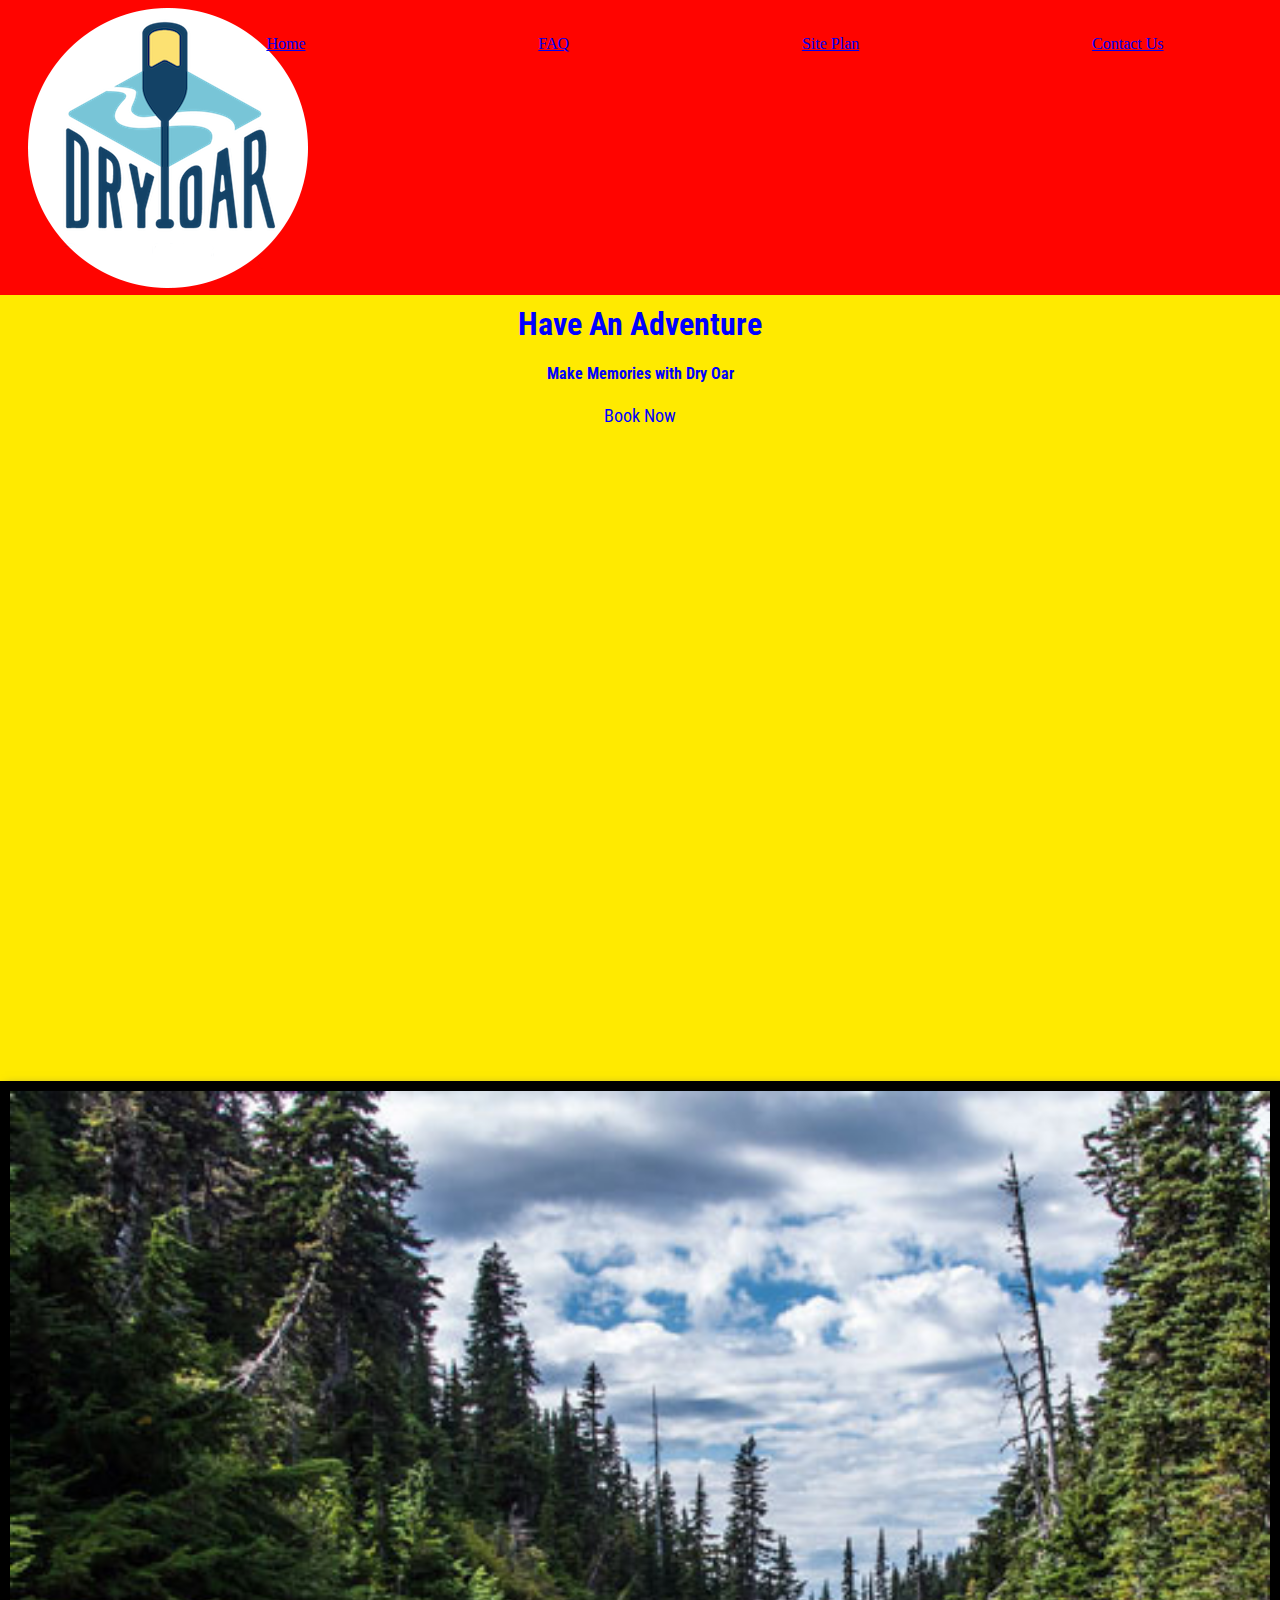
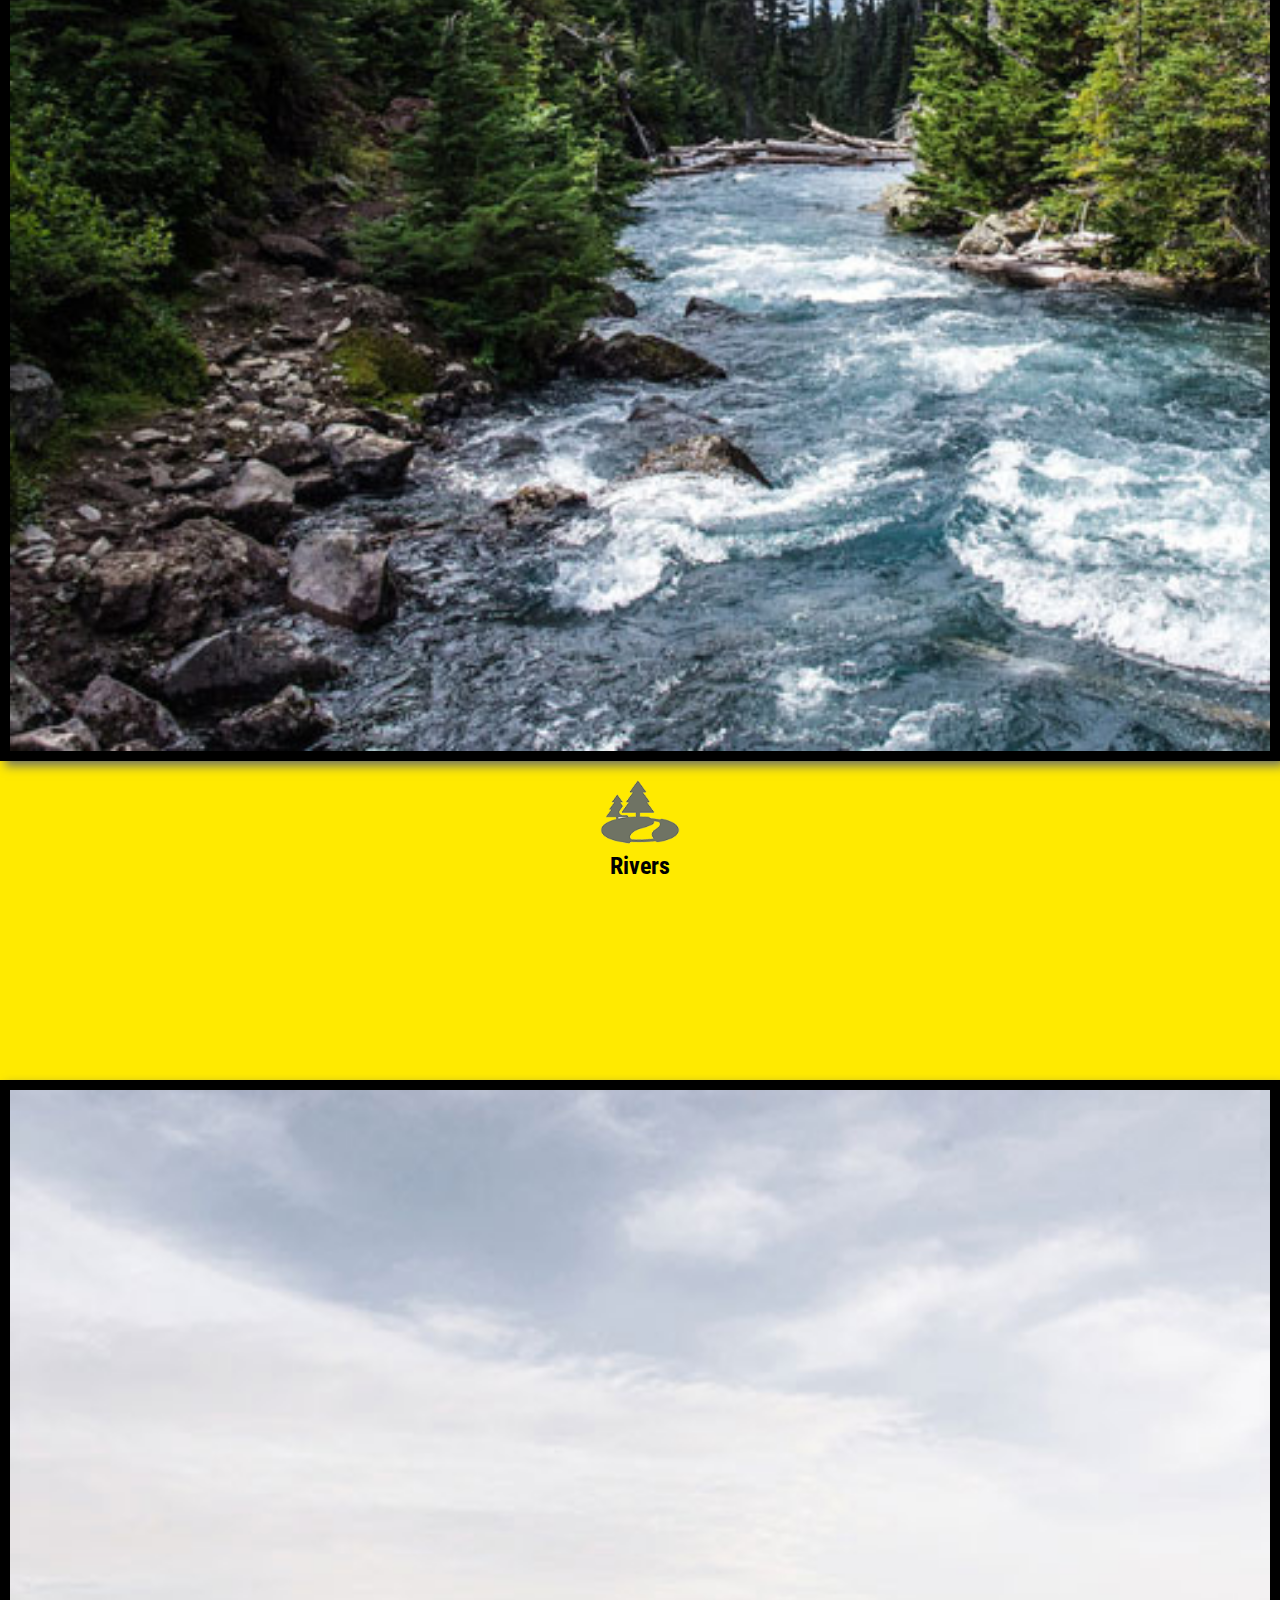
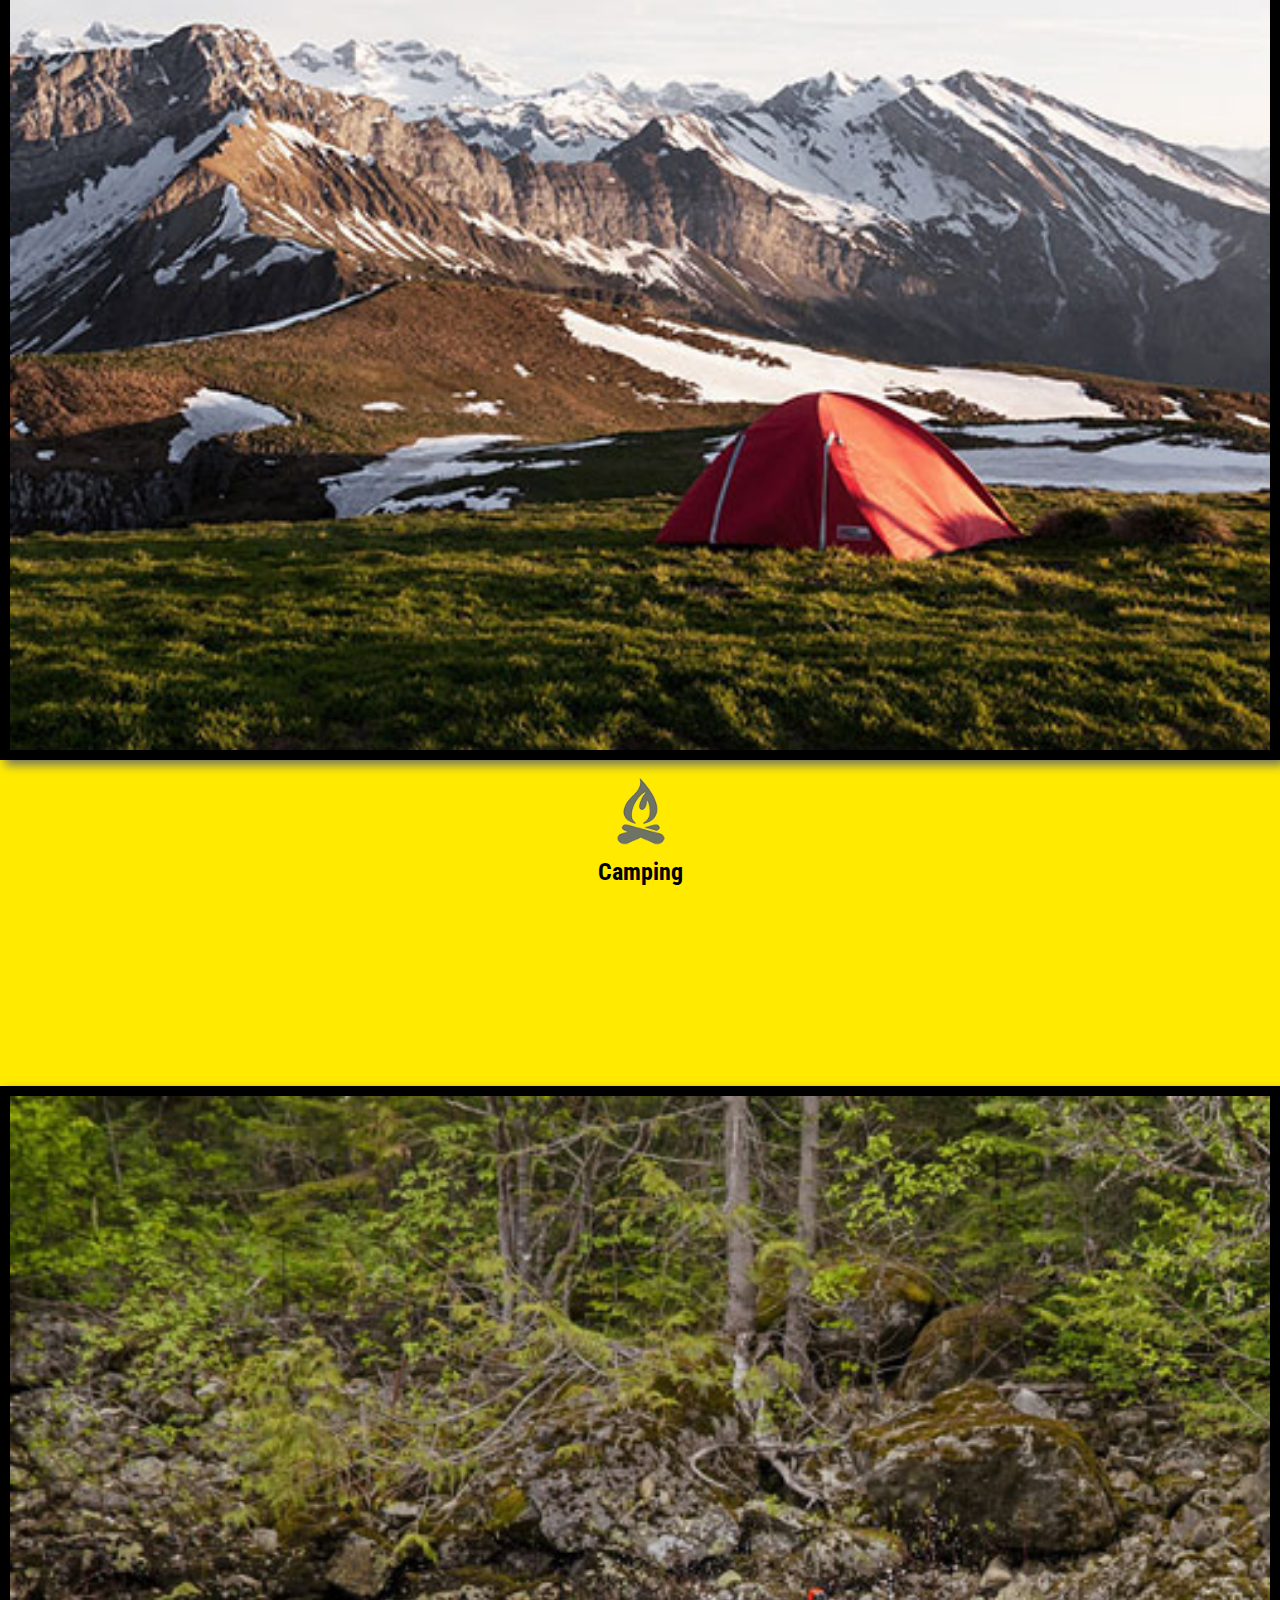
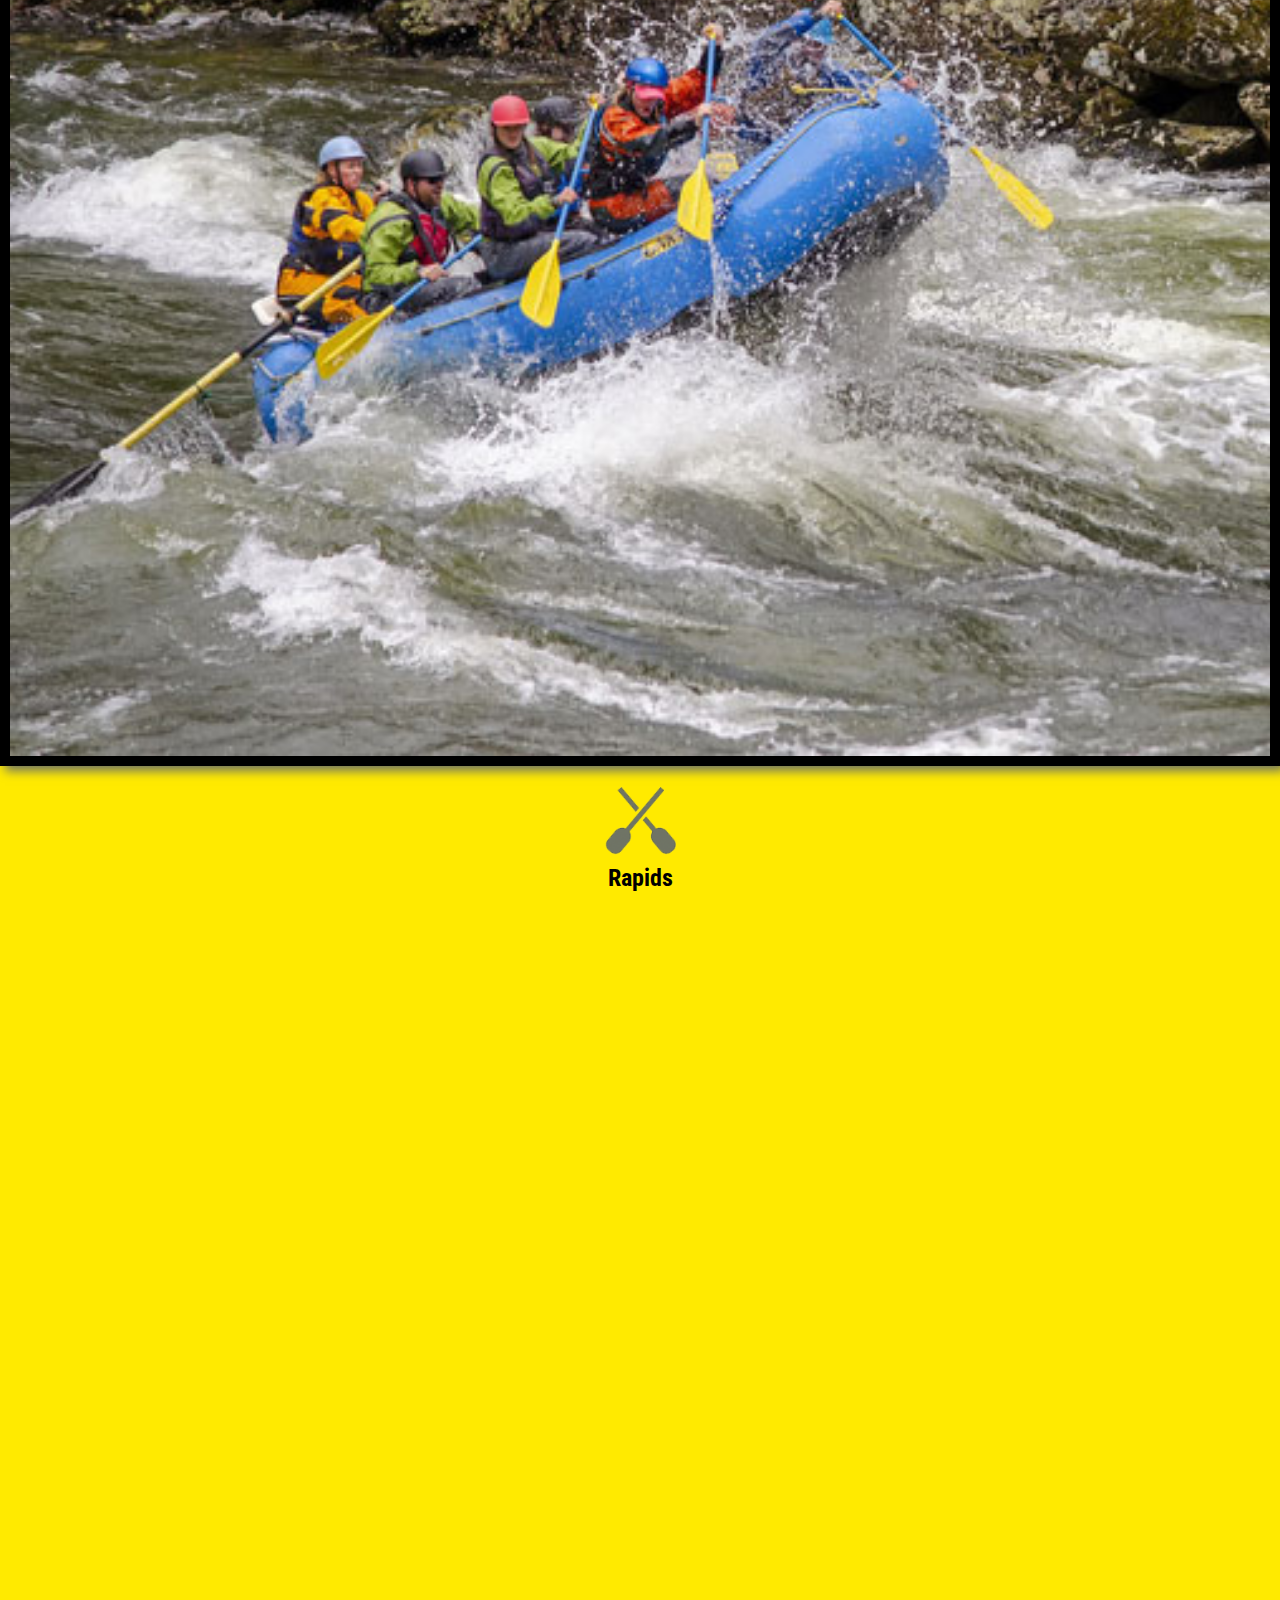
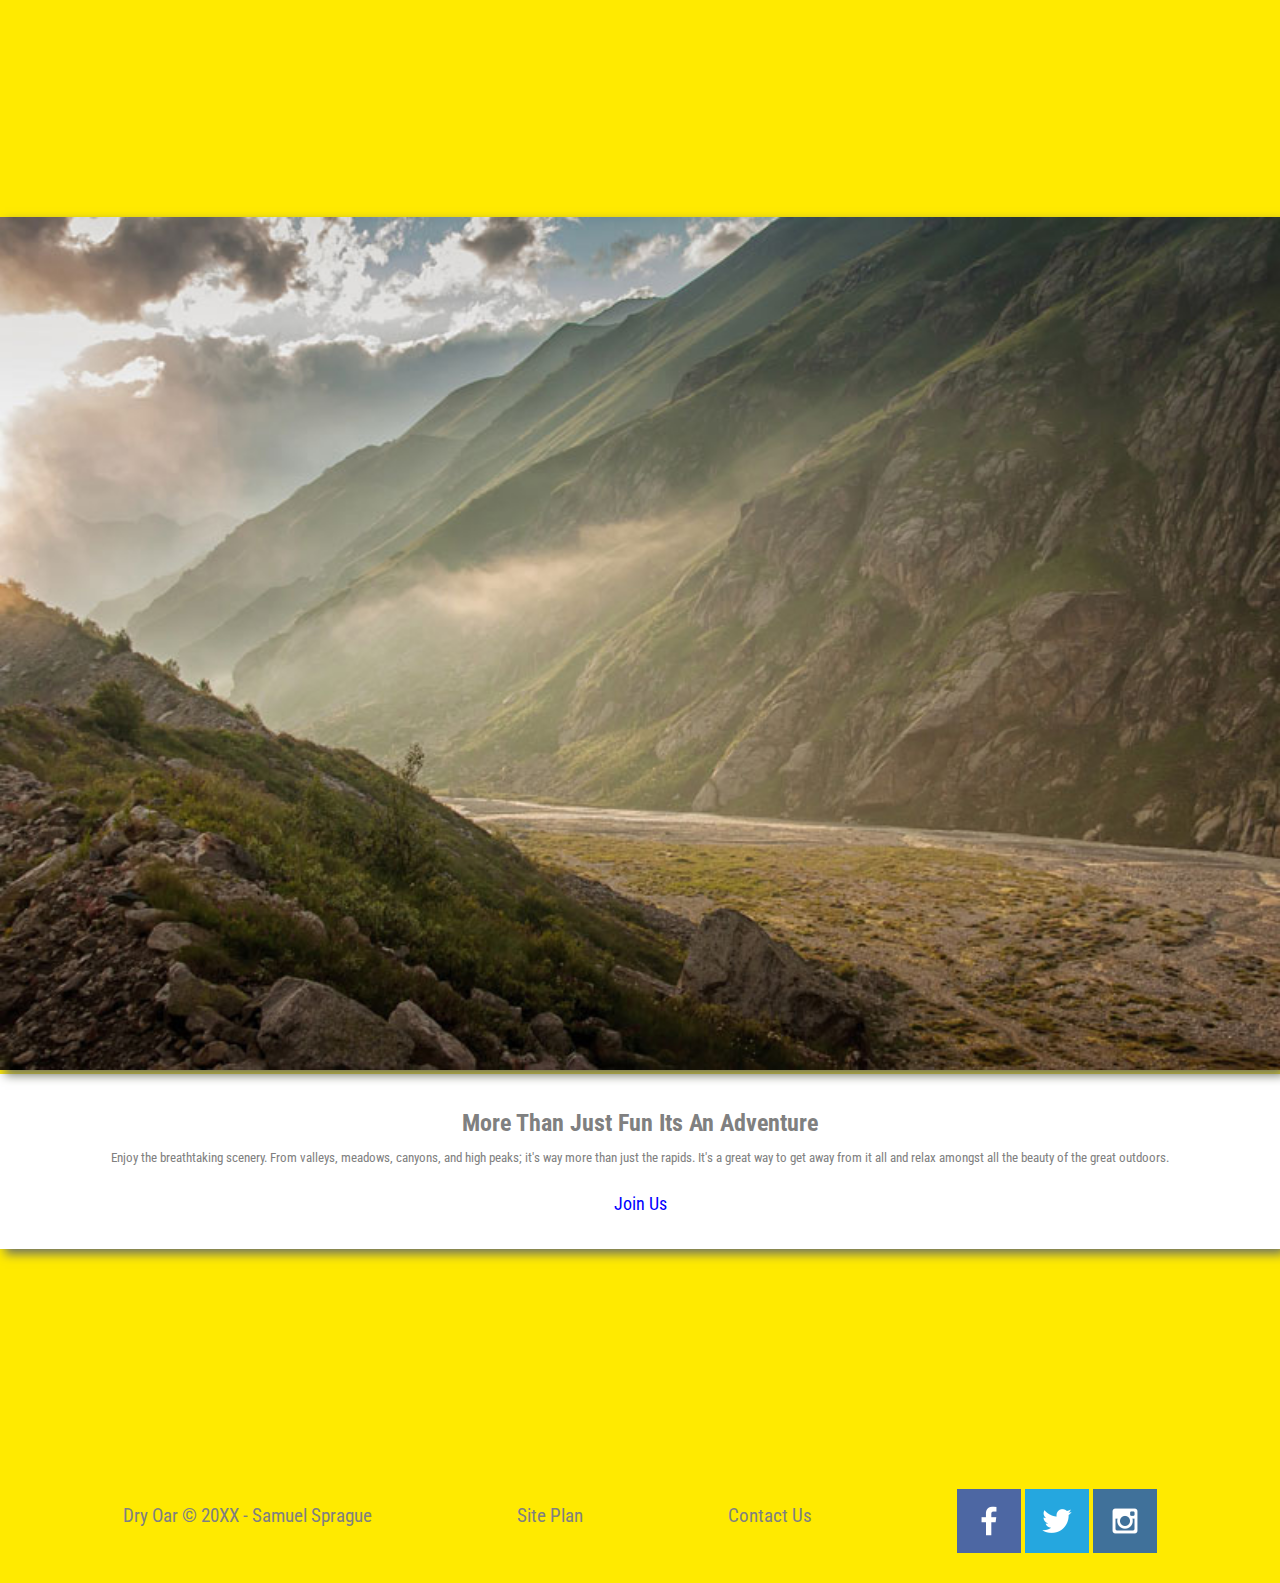
<file: wwr/index.html>
<!DOCTYPE html>
<html lang="en">
<head>

    <title>Whitewater Rafting</title>
    <meta charset="UTF-8">
    <meta name="viewport" content="width=device-width, initial-scale=1.0">
    <link rel="stylesheet" type="text/css" href="styles/style.css">
</head>
<body>
    <div id="content">
    <header>
        <a id="logo_link" href="index.html">
            <img class="logo" src="images/logo.png" alt="Dry Oar Logo">
        </a>
        <nav>
            <a href="index.html">Home</a>
            <a href="subpage.html">FAQ</a> <!-- Link to your subpage -->
            <a href="site-plan-rafting.html">Site Plan</a>
            <a href="contactus.html">Contact Us</a>
        </nav>
    </header>
    <div id="hero">
        <div id="hero-box"><img id="hero-img" src="images/hero.png" alt="People enjoying white water rafting">
        </div>

        <section id="hero-msg">
            <h1 class="home-title">Have An Adventure</h1>
            <h4>Make Memories with Dry Oar </h4>
            <div class='button-box'>
                <a class='book' href="contactus.html">Book Now</a>
            </div>
        </section>
    </div>
    <main class="home-grid">
        <section class="rivers-card">
            <img class="card-img" src="images/rivers.jpg" alt="river in forest">
            <img class="icon" src="images/river_icon.png" alt="river icon">
            <h2>Rivers</h2>
        </section>
        <section class="camping-card">
            <img class="card-img" src="images/camping.jpg" alt="tent in mountains">
            <img class="icon" src="images/fire_icon.png" alt="fire icon">
            <h2>Camping</h2>
        </section>
        <section class="rapids-card">
            <img class="card-img" src="images/rapids.jpg" alt="rafting boat">
            <img class="icon" src="images/oars.png" alt="oars icon">
            <h2>Rapids</h2>
        </section>
        <div id="background"></div>
        <img class="mountains" src="images/mountains.jpg" alt="Misty mountains">
        <section class="msg">
            <h2>More Than Just Fun Its An Adventure</h2>
            <p>Enjoy the breathtaking scenery. From valleys, meadows, canyons, and high peaks; it's way more than just the rapids. It's a great way to get away from it all and relax amongst all the beauty of the great outdoors. </p>
            <a class='join' href="rivers.html">Join Us</a>
        </section>
    </main>
    <footer>
        <p>Dry Oar &copy; 20XX - Samuel Sprague</p>
        <p><a href="site-plan-rafting.html">Site Plan</a></p>
        <p><a href="contactus.html">Contact Us</a></p>
        <div class="social">
            <a href="https://facebook.com" target="_blank"> 
                <img src="images/facebook.png" alt="fb icon">
            </a>
            <a href="https://twitter.com" target="_blank">
                <img src="images/twitter.png" alt="twitter icon">
            </a>
            <a href="https://instagram.com" target="_blank">
                <img src="images/instagram.png" alt="instagram icon">
            </a>
        </div>
    </footer>

     </div><!-- Id=content-->
    
            

    </body>
</html>
</file>
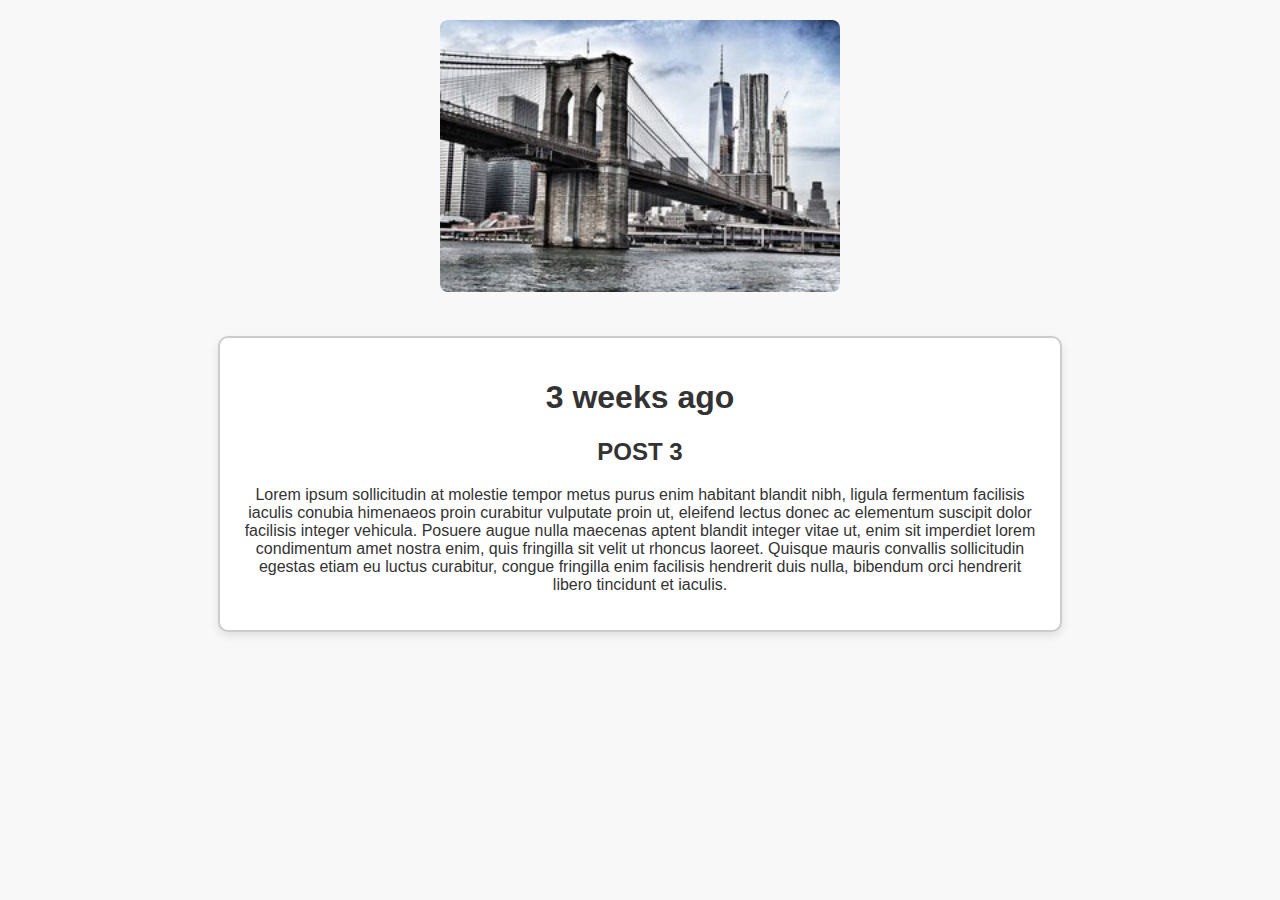
<file: Ice challenge week 9/icechallenge.html>
<!DOCTYPE html>

<html lang="en">
    <center>
<head>
    <meta charset="UTF-8">
    <meta name="viewport" content="width=device-width, initial-scale=1.0">
    <title>Simple Layout</title>
    <link rel="stylesheet" href="icechallenge.css">
</head>
<body>

    <!-- Image at the top (Header) -->
    <header class="header">
        <img src="w09_ice_img.jpg" alt="city image" class="header-image">
    </header>

    <!-- Text Below Image -->
    <section class="text-box">
     <h1>3 weeks ago</h1>
        <h2>POST 3</h2>
        <p>Lorem ipsum sollicitudin at molestie tempor metus purus enim habitant blandit nibh, ligula fermentum facilisis iaculis conubia himenaeos proin curabitur vulputate proin ut, eleifend lectus donec ac elementum suscipit dolor facilisis integer vehicula. Posuere augue nulla maecenas aptent blandit integer vitae ut, enim sit imperdiet lorem condimentum amet nostra enim, quis fringilla sit velit ut rhoncus laoreet. Quisque mauris convallis sollicitudin egestas etiam eu luctus curabitur, congue fringilla enim facilisis hendrerit duis nulla, bibendum orci hendrerit libero tincidunt et iaculis.</p>
    </section>
    
</center>
</head>
<body>
    
    
</body>
</html>
</file>
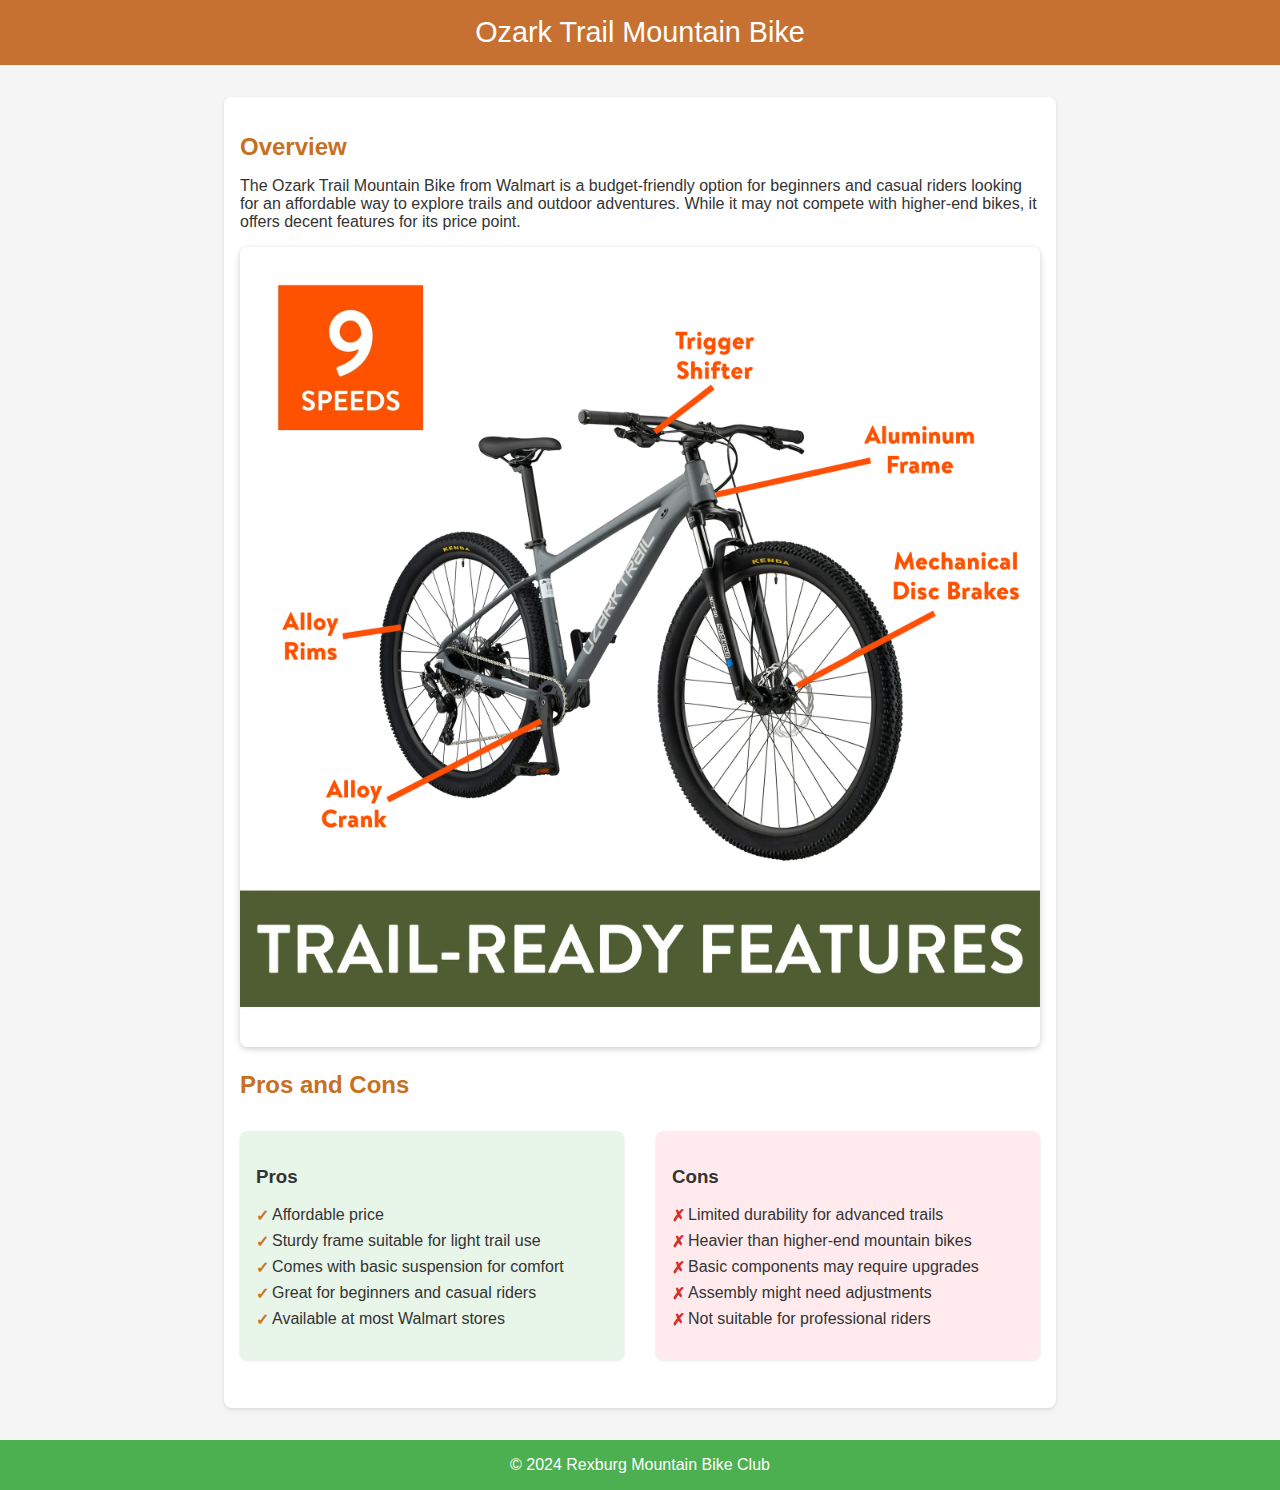
<file: MTBsiteplan/bike.html>
<!DOCTYPE html>
<html lang="en">
<head>
    <meta charset="UTF-8">
    <meta name="viewport" content="width=device-width, initial-scale=1.0">
    <title>Ozark Trail Mountain Bike</title>
    <style>
        body {
            font-family: Arial, sans-serif;
            margin: 0;
            padding: 0;
            background-color: #f5f5f5;
            color: #333;
        }
        header {
            background-color: #c67131;
            color: white;
            text-align: center;
            padding: 1rem 0;
            font-size: 1.8rem;
        }
        .container {
            max-width: 800px;
            margin: 2rem auto;
            padding: 1rem;
            background-color: #fff;
            border-radius: 8px;
            box-shadow: 0 2px 4px rgba(0, 0, 0, 0.1);
        }
        h2 {
            color: #c7701f;
            margin-bottom: 1rem;
        }
        .image-section {
            text-align: center;
            margin: 1rem 0;
        }
        .image-section img {
            max-width: 100%;
            height: auto;
            border-radius: 8px;
            box-shadow: 0 2px 6px rgba(0, 0, 0, 0.2);
        }
        .pros-cons {
            display: flex;
            flex-wrap: wrap;
            gap: 2rem;
            margin: 2rem 0;
        }
        .pros, .cons {
            flex: 1;
            background-color: #e8f5e9;
            padding: 1rem;
            border-radius: 8px;
            box-shadow: 0 1px 3px rgba(0, 0, 0, 0.1);
        }
        .cons {
            background-color: #ffebee;
        }
        ul {
            list-style-type: none;
            padding: 0;
        }
        ul li {
            margin-bottom: 0.5rem;
            padding-left: 1rem;
            position: relative;
        }
        ul li:before {
            content: '\2713';
            color: #d07220;
            font-weight: bold;
            position: absolute;
            left: 0;
        }
        .cons ul li:before {
            content: '\2717';
            color: #d32f2f;
        }
        footer {
            text-align: center;
            margin-top: 2rem;
            padding: 1rem;
            background-color: #4caf50;
            color: white;
        }
    </style>
</head>
<body>
    <header>
        Ozark Trail Mountain Bike
    </header>
    <div class="container">
        <h2>Overview</h2>
        <p>The Ozark Trail Mountain Bike from Walmart is a budget-friendly option for beginners and casual riders looking for an affordable way to explore trails and outdoor adventures. While it may not compete with higher-end bikes, it offers decent features for its price point.</p>

        <div class="image-section">
            <img src="images/bike.jpeg" alt="Ozark Trail Mountain Bike">
        </div>
        

        <h2>Pros and Cons</h2>
        <div class="pros-cons">
            <div class="pros">
                <h3>Pros</h3>
                <ul>
                    <li>Affordable price</li>
                    <li>Sturdy frame suitable for light trail use</li>
                    <li>Comes with basic suspension for comfort</li>
                    <li>Great for beginners and casual riders</li>
                    <li>Available at most Walmart stores</li>
                </ul>
            </div>
            <div class="cons">
                <h3>Cons</h3>
                <ul>
                    <li>Limited durability for advanced trails</li>
                    <li>Heavier than higher-end mountain bikes</li>
                    <li>Basic components may require upgrades</li>
                    <li>Assembly might need adjustments</li>
                    <li>Not suitable for professional riders</li>
                </ul>
            </div>
        </div>
    </div>
    <footer>
        &copy; 2024 Rexburg Mountain Bike Club
    </footer>
</body>
</html>
</file>
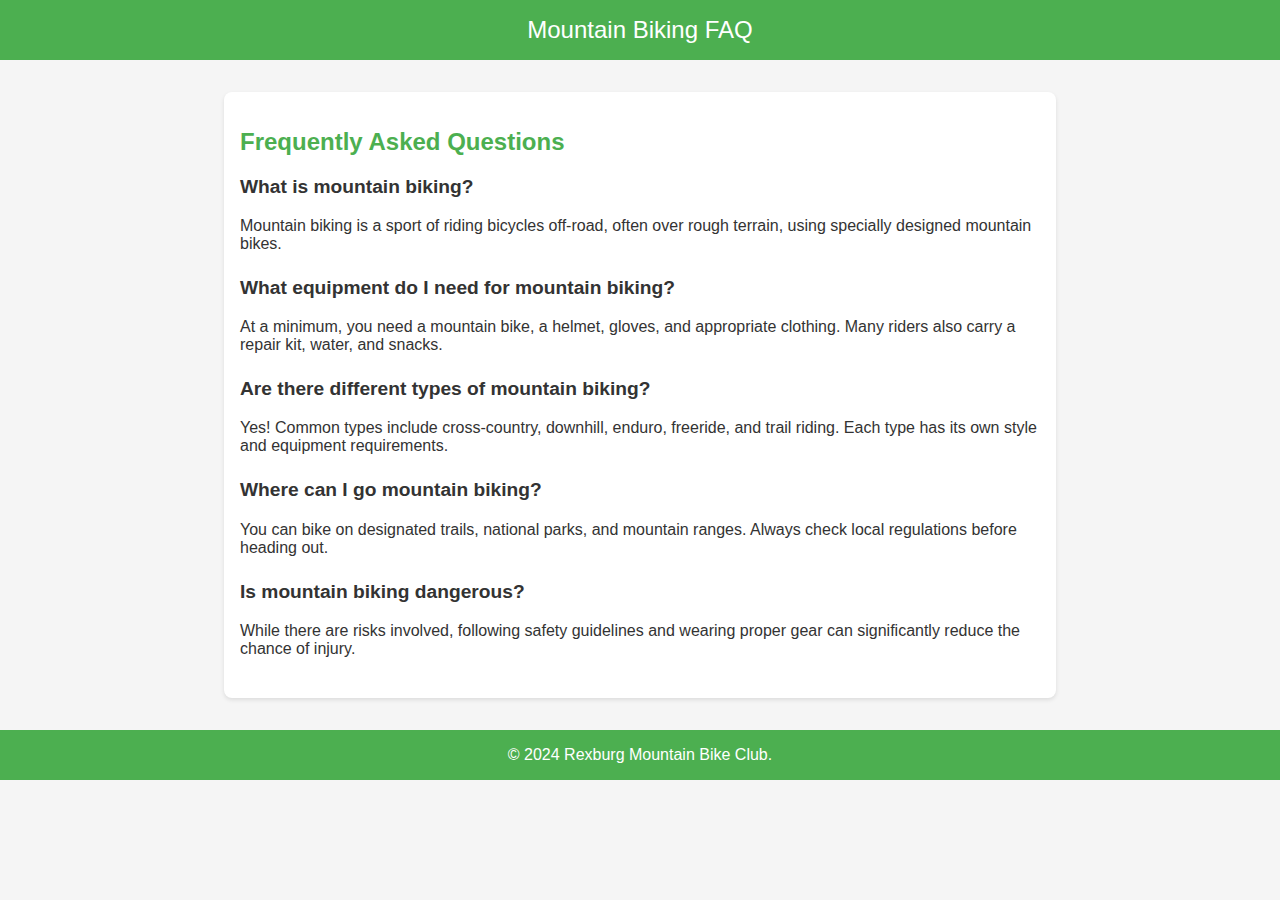
<file: MTBsiteplan/faq.html>
<!DOCTYPE html>
<html lang="en">
<head>
    <meta charset="UTF-8">
    <meta name="viewport" content="width=device-width, initial-scale=1.0">
    <title>Mountain Biking FAQ</title>
    <style>
        body {
            font-family: Arial, sans-serif;
            margin: 0;
            padding: 0;
            background-color: #f5f5f5;
            color: #333;
        }
        header {
            background-color: #4caf50;
            color: white;
            text-align: center;
            padding: 1rem 0;
            font-size: 1.5rem;
        }
        .container {
            max-width: 800px;
            margin: 2rem auto;
            padding: 1rem;
            background-color: #fff;
            border-radius: 8px;
            box-shadow: 0 2px 4px rgba(0, 0, 0, 0.1);
        }
        h2 {
            color: #4caf50;
        }
        .faq {
            margin: 1rem 0;
        }
        .faq-item {
            margin-bottom: 1.5rem;
        }
        .faq-item h3 {
            font-size: 1.2rem;
            color: #333;
        }
        .faq-item p {
            margin: 0.5rem 0 0;
        }
        footer {
            text-align: center;
            margin-top: 2rem;
            padding: 1rem;
            background-color: #4caf50;
            color: white;
        }
    </style>
</head>
<body>
    <header>
        Mountain Biking FAQ
    </header>
    <div class="container">
        <h2>Frequently Asked Questions</h2>

        <div class="faq">
            <div class="faq-item">
                <h3>What is mountain biking?</h3>
                <p>Mountain biking is a sport of riding bicycles off-road, often over rough terrain, using specially designed mountain bikes.</p>
            </div>

            <div class="faq-item">
                <h3>What equipment do I need for mountain biking?</h3>
                <p>At a minimum, you need a mountain bike, a helmet, gloves, and appropriate clothing. Many riders also carry a repair kit, water, and snacks.</p>
            </div>

            <div class="faq-item">
                <h3>Are there different types of mountain biking?</h3>
                <p>Yes! Common types include cross-country, downhill, enduro, freeride, and trail riding. Each type has its own style and equipment requirements.</p>
            </div>

            <div class="faq-item">
                <h3>Where can I go mountain biking?</h3>
                <p>You can bike on designated trails, national parks, and mountain ranges. Always check local regulations before heading out.</p>
            </div>

            <div class="faq-item">
                <h3>Is mountain biking dangerous?</h3>
                <p>While there are risks involved, following safety guidelines and wearing proper gear can significantly reduce the chance of injury.</p>
            </div>
        </div>
    </div>
    <footer>
        &copy; 2024 Rexburg Mountain Bike Club. 
    </footer>
</body>
</html>
</file>
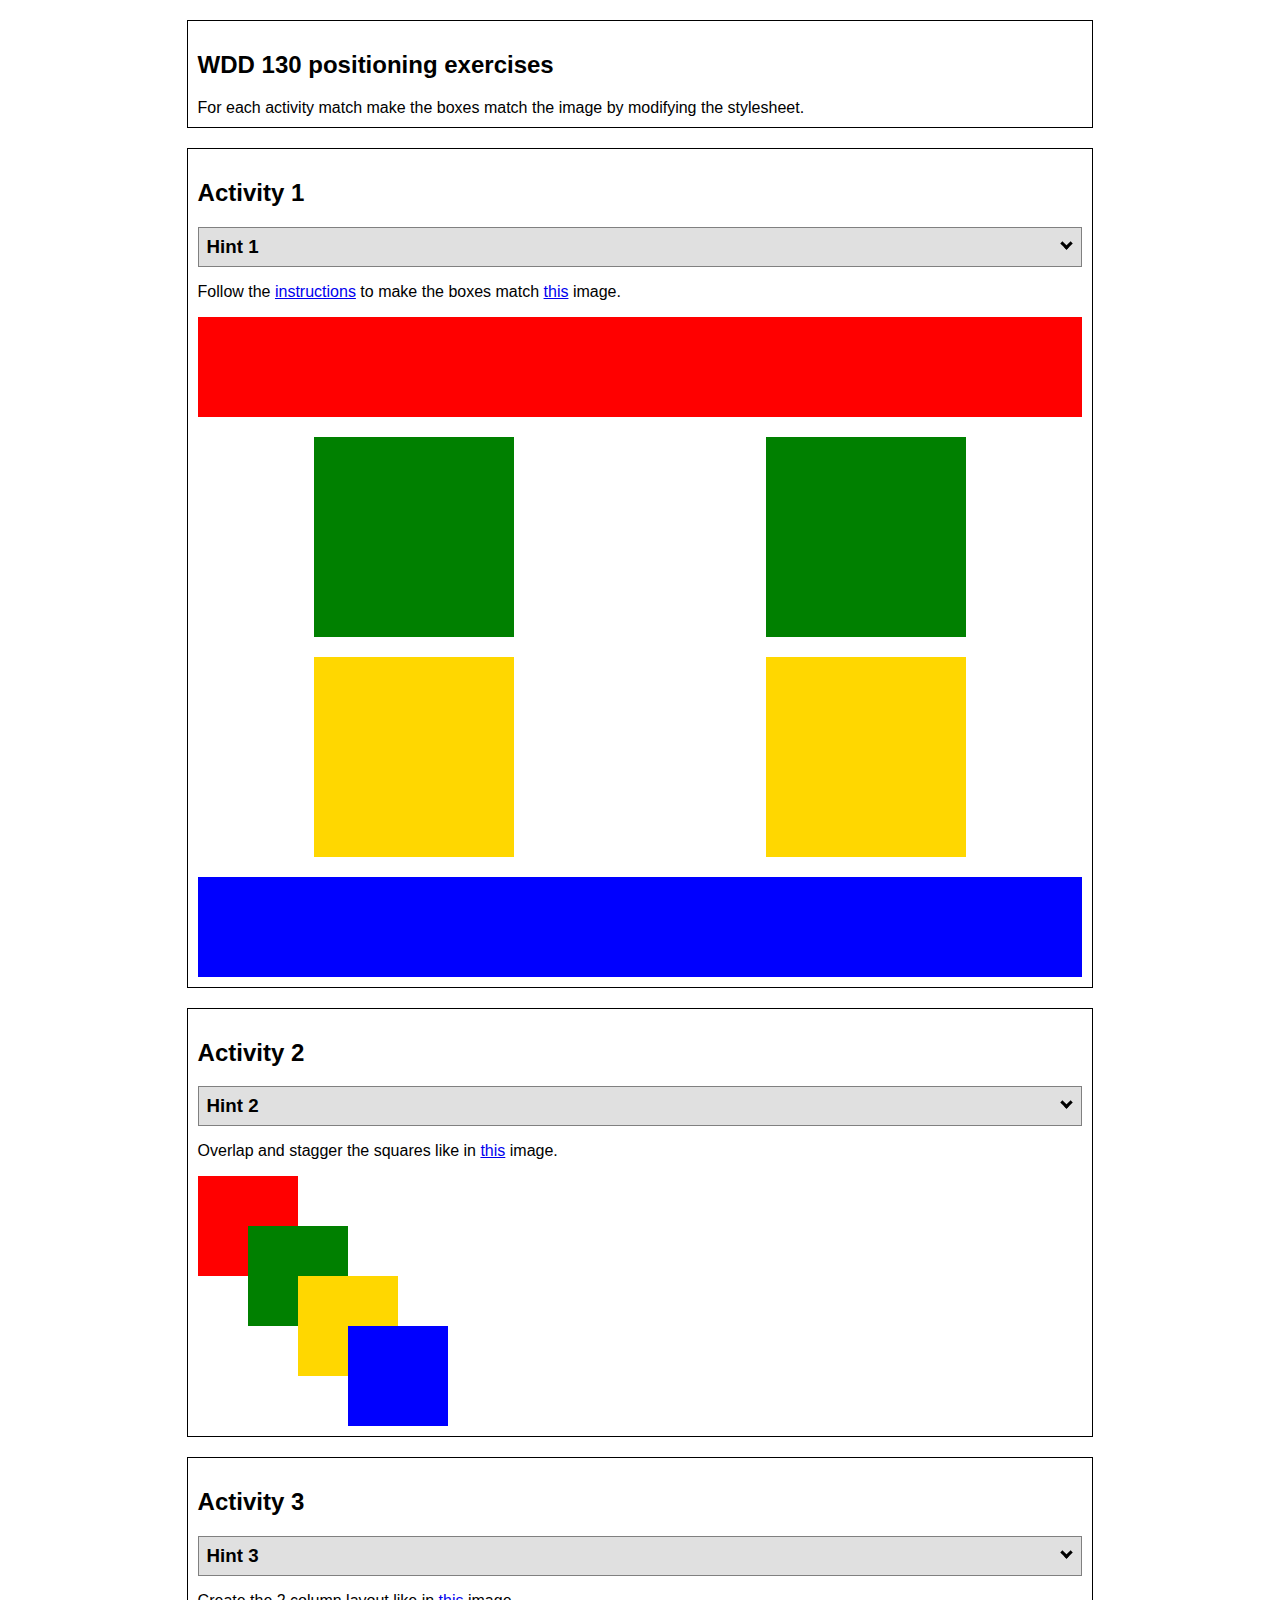
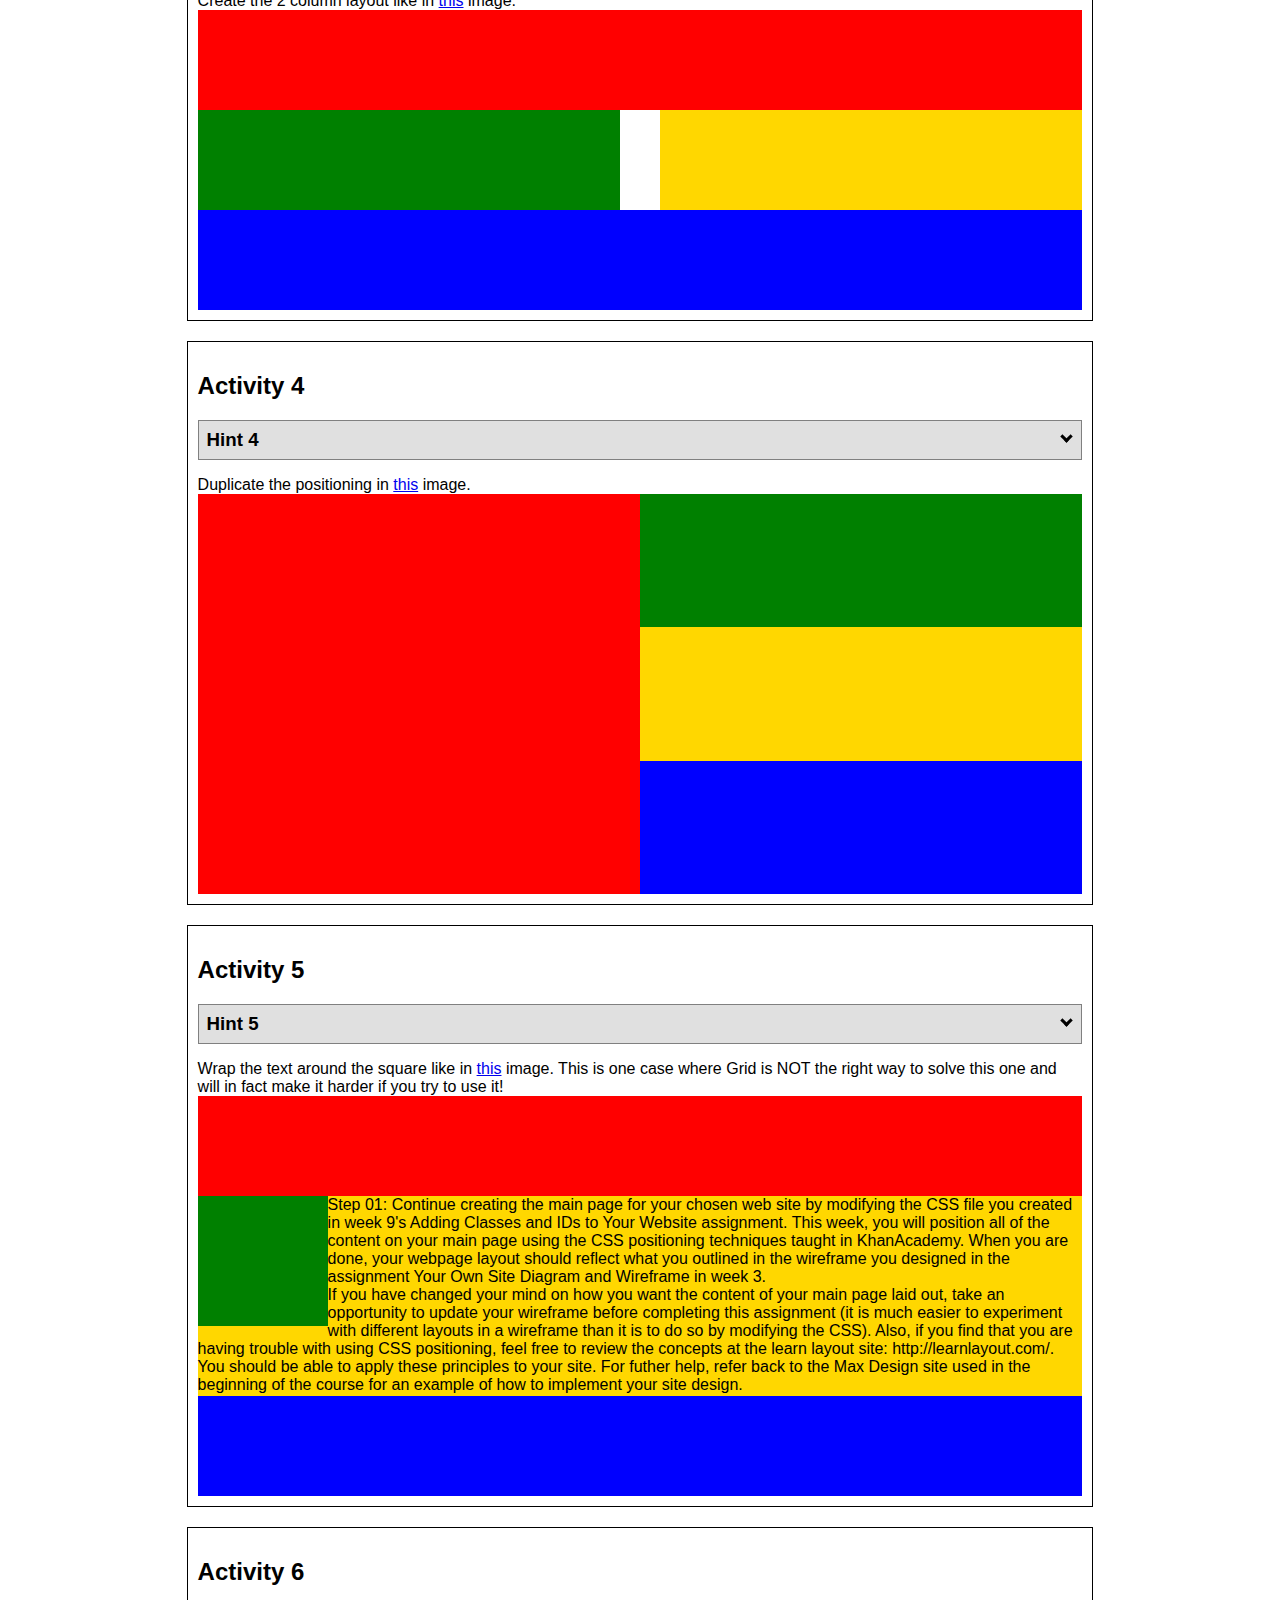
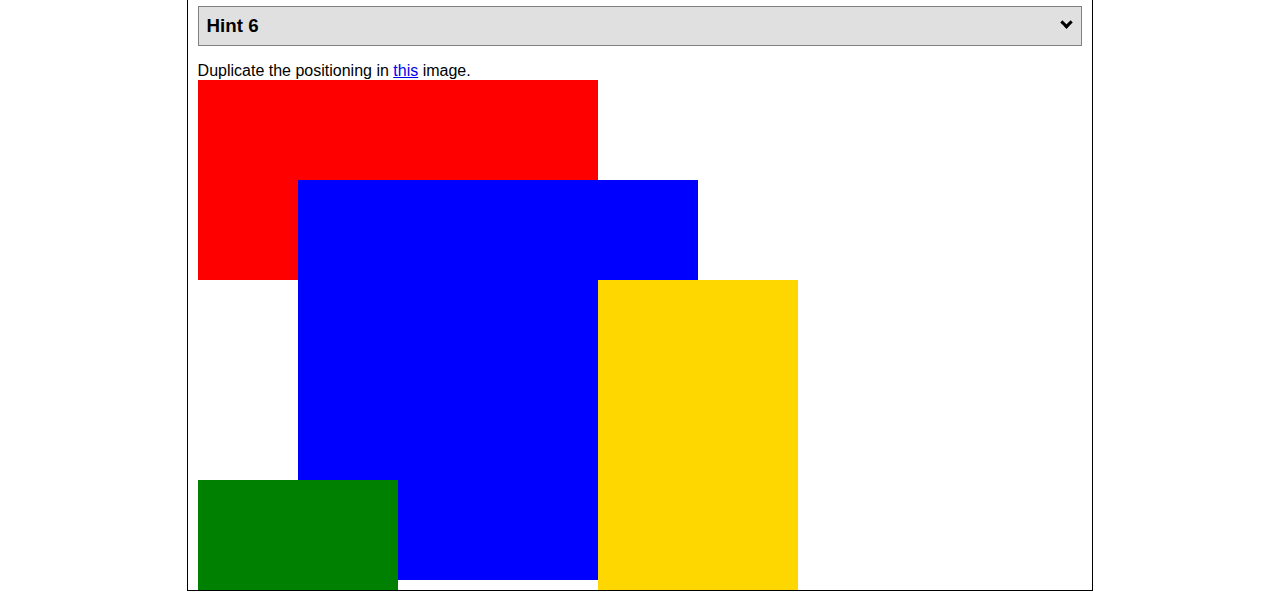
<file: positioning/positioning.html>
<!DOCTYPE html>
<html lang="en">
  <head>
    <!-- HTML - Name: positioning.html -->
    <title>Positioning Activity</title>
    <link rel="stylesheet" type="text/css" href="positionstyles.css" />
  </head>
  <body>
    <div class="activity">
      <h2>WDD 130 positioning exercises</h2>
      For each activity match make the boxes match the image by modifying the stylesheet.</div>
    <div class="activity">
      <h2>Activity 1</h2>
      <section class="hint"><input type="checkbox" ><i></i> <h3>Hint 1</h3><div><p>Check out the <a href="https://byui-wdd.github.io/wdd130/activities/w06-css-positioning.html" target="_blank">activity instructions</a> in Ilearn!</p></div></section>
      <p>Follow the <a href="https://byui-wdd.github.io/wdd130/activities/w06-css-positioning.html" target="_blank">instructions</a> to make the boxes match  <a href="https://byui-wdd.github.io/wdd130/images/example1.png" target="_blank">this</a> image.</p>
      <div class="content1" >
        <div class="red1" ></div>
        <div class="green1" ></div>
        <div class="green1" ></div>
        <div class="yellow1"></div>
        <div class="yellow1"></div>
        <div class="blue1"></div>
      </div>
    </div>
    <div class="activity">
      <h2>Activity 2</h2>
      <section class="hint"><input type="checkbox" > <h3>Hint 2</h3><i></i><div>
      <ul>
      <li>grid-template-columns: 50px 50px 50px 50px 50px </li></ul></div></section>
      <p>Overlap and stagger the squares like in <a href="https://byui-wdd.github.io/wdd130/images/example2.png" target="_blank">this</a> image.</p>
      <div class="content2" >
        <div class="red2" ></div>
        <div class="green2" ></div>
        <div class="yellow2"></div>
        <div class="blue2"></div>
      </div>
    </div>
    <div class="activity">
      <h2>Activity 3</h2>
      <section class="hint"><input type="checkbox" > <h3>Hint 3</h3><i></i><div><p>This one is going to be best solved with CSS Grid. Remember to make the boxes the right width first...then start moving them around. </p><h4>Properties used:</h4><ul><li>display:grid;</li><li>grid-template-columns:</li><li>grid-column-gap:</li>
        <li>grid-column:</li>  </ul></div></section>
      Create the 2 column layout like in <a href="https://byui-wdd.github.io/wdd130/images/example3.png" target="_blank">this</a>  image.
      <div class="content3" >
        <div class="red3" ></div>
        <div class="green3" ></div>
        <div class="yellow3"></div>
        <div class="blue3"></div>
      </div>
    </div>
    <div class="activity">
      <h2>Activity 4</h2>
      <section class="hint"><input type="checkbox" > <h3>Hint 4</h3><i></i><div><p>For the others we have been primarily concerned with width. For this one you will need to adjust height as well. </p><h4>Properties used:</h4><ul><li>display:grid;</li><li>grid-template-columns:</li><li>grid-row:</li></ul></div></section>
      Duplicate the positioning in <a href="https://byui-wdd.github.io/wdd130/images/example4.png" target="_blank">this</a> image. 
      <div class="content4" >
        <div class="red4" ></div>
        <div class="green4" ></div>
        <div class="yellow4"></div>
        <div class="blue4"></div>
      </div>
    </div>

    <div class="activity">
      <h2>Activity 5</h2>
      <section class="hint"><input type="checkbox" > <h3>Hint 5</h3><i></i><div><p>Grid is <strong>not</strong> the right way to do this.  In fact there is only one way to really do that...and that is with float. Remember that we float the thing we want the text to wrap around.  Also remember to start by making all the shapes the right size and shape.</p><h4>Properties used:</h4><ul><li>float: left;</li></ul></div></section>
      Wrap the text around the square like in <a href="https://byui-wdd.github.io/wdd130/images/example5.png" target="_blank">this</a> image. This is one case where Grid is NOT the right way to solve this one and will in fact make it harder if you try to use it!
      <div class="content5" >
        <div class="red5" ></div>
        <div class="green5" ></div>
        <div class="yellow5">Step 01: Continue creating the main page for your chosen web site by modifying the CSS file you created in week 9's Adding Classes and IDs to Your Website assignment. This week, you will position all of the content on your main page using the CSS positioning techniques taught in KhanAcademy. When you are done, your webpage layout should reflect what you outlined in the wireframe you designed in the assignment Your Own Site Diagram and Wireframe in week 3. <br />
          If you have changed your mind on how you want the content of your main page laid out, take an opportunity to update your wireframe before completing this assignment (it is much easier to experiment with different layouts in a wireframe than it is to do so by modifying the CSS). Also, if you find that you are having trouble with using CSS positioning, feel free to review the concepts at the learn layout site: http://learnlayout.com/. You should be able to apply these principles to your site. For futher help, refer back to the Max Design site used in the beginning of the course for an example of how to implement your site design.</div>
        <div class="blue5"></div>
      </div>
    </div>
    <div class="activity">
      <h2>Activity 6</h2>
      <section class="hint"><input type="checkbox" > <h3>Hint 6</h3><i></i><div><p>This one is all about visualizing the grid behind the layout. If you are having a hard time doing that first: all the sizes are even multiples of 100, and second here is another example with the lines drawn: <a href="https://byui-wdd.github.io/wdd130/images/example6-hint.png" target="_blank">example 6 with lines</a>. For this one you will find it easiest if you use px for the column width. You can also use <kbd>z-index</kbd> to control the element layering.    </p><h4>Properties used:</h4><ul><li>display:grid;</li><li>grid-template-columns:</li><li>grid-column:</li><li>grid-row:</li><li><a href="https://www.w3schools.com/cssref/pr_pos_z-index.asp" target="_blank">z-index:</a></li></ul></div></section>
      Duplicate the positioning in <a href="https://byui-wdd.github.io/wdd130/images/example6.png" target="_blank">this</a> image.
      <div class="content6" >
        <div class="red6" ></div>
        <div class="green6" ></div>
        <div class="yellow6"></div>
        <div class="blue6"></div>
      </div>
    </div>
  </body>
</html>
</file>
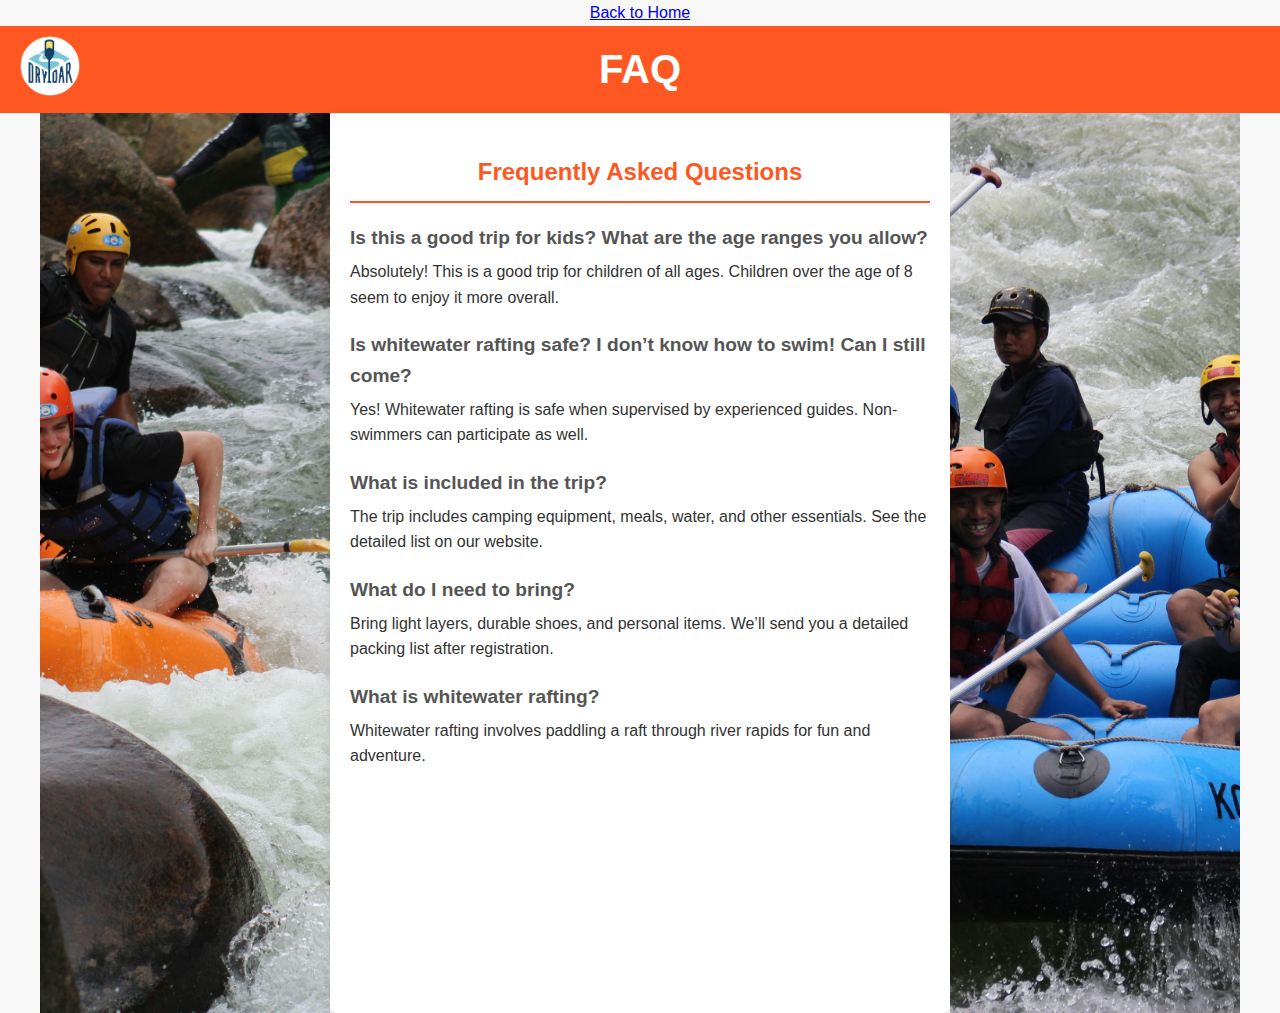
<file: wwr/subpage.html>
<!DOCTYPE html>
<html lang="en">
<head>
    <meta charset="UTF-8">
    <meta name="viewport" content="width=device-width, initial-scale=1.0">
    <meta name="description" content="Frequently Asked Questions - Adventure Trips">
    <title>FAQ | Adventure Trips</title>
    <style>
        /* General Styles */
        body {
            font-family: Arial, sans-serif;
            margin: 0;
            padding: 0;
            background-color: #f8f8f8;
            color: #333;
            line-height: 1.6;
            display: flex;
            flex-direction: column;
            align-items: center;
        }

        /* Header */
        header {
            background-color: #ff5722;
            color: white;
            padding: 10px 20px;
            width: 100%;
            display: flex;
            align-items: center; /* Vertically center logo and title */
            justify-content: space-between;
            box-sizing: border-box;
        }

        .logo img {
            width: 60px; /* Adjust logo size */
            height: auto;
        }

        header h1 {
            margin: 0;
            font-size: 2.5rem;
            text-align: center;
            flex: 1; /* Pushes the title to the center */
        }

        /* Main Layout */
        .main-container {
            display: flex;
            align-items: stretch; /* Make child elements stretch vertically */
            justify-content: center;
            margin: 0 auto;
            max-width: 1200px;
            height: 100vh; /* Full viewport height */
        }

        /* Side Image Containers */
        .side-image {
            flex: 1; /* Expand to fill available space */
            display: flex;
        }

        .side-image img {
            width: 100%;
            height: 100%;
            object-fit: cover; /* Stretch image without distortion */
        }

        /* FAQ Section */
        .faq-container {
            max-width: 800px;
            padding: 20px;
            background-color: #fff;
            box-shadow: 0 2px 8px rgba(0, 0, 0, 0.1);
            border-radius: 8px;
            flex: 2; /* Takes twice as much space as side images */
        }

        .faq-container h2 {
            color: #ff5722;
            text-align: center;
            border-bottom: 2px solid #ff5722;
            padding-bottom: 10px;
            margin-bottom: 20px;
        }

        .faq-item {
            margin-bottom: 20px;
        }

        .faq-item h3 {
            font-size: 1.2rem;
            color: #555;
            margin-bottom: 5px;
        }

        .faq-item p {
            font-size: 1rem;
            margin: 0;
        }

        /* Footer */
        footer {
            text-align: center;
            background-color: #333;
            color: white;
            padding: 10px 0;
            margin-top: 20px;
            width: 100%;
        }
    </style>
</head>
<body>
    <a href="index.html">Back to Home</a>

    <!-- Header -->
    <header>
        <!-- Logo on the left -->
        <div class="logo">
            <img src="images/logo.png" alt="Logo">
        </div>


        <!-- Title in the center -->
        <h1>FAQ</h1>
        
        <!-- Empty space for alignment -->
        <div style="width: 60px;"></div>
    </header>

    <!-- Main Layout with Images and FAQ Section -->
    <div class="main-container">
        <!-- Left Image -->
        <div class="side-image">
            <img src="images/left.jpg" alt="Left Side Image">
        </div>

        <!-- FAQ Section -->
        <section class="faq-container">
            <h2>Frequently Asked Questions</h2>

            <div class="faq-item">
                <h3>Is this a good trip for kids? What are the age ranges you allow?</h3>
                <p>Absolutely! This is a good trip for children of all ages. Children over the age of 8 seem to enjoy it more overall.</p>
            </div>

            <div class="faq-item">
                <h3>Is whitewater rafting safe? I don’t know how to swim! Can I still come?</h3>
                <p>Yes! Whitewater rafting is safe when supervised by experienced guides. Non-swimmers can participate as well.</p>
            </div>

            <div class="faq-item">
                <h3>What is included in the trip?</h3>
                <p>The trip includes camping equipment, meals, water, and other essentials. See the detailed list on our website.</p>
            </div>

            <div class="faq-item">
                <h3>What do I need to bring?</h3>
                <p>Bring light layers, durable shoes, and personal items. We’ll send you a detailed packing list after registration.</p>
            </div>

            <div class="faq-item">
                <h3>What is whitewater rafting?</h3>
                <p>Whitewater rafting involves paddling a raft through river rapids for fun and adventure.</p>
            </div>
        </section>

        <!-- Right Image -->
        <div class="side-image">
            <img src="images/right.jpg" alt="Right Side Image">
        </div>
    </div>

   

</body>
</html>
</file>
<file: wwr/styles/style.css>
@import url('https://fonts.googleapis.com/css2?family=Edu+AU+VIC+WA+NT+Guides:wght@400..700&family=Roboto+Condensed:ital,wght@0,100..900;1,100..900&display=swap');



body{

    margin: 0 auto;
    font-family: "Roboto Condensed";
    background-color: aqua;
    margin: 0;
    padding: 0;
}

#content{
 background-color: rgb(255, 234, 0);
margin: 0 auto;
text-align: center;
max-width: 1600px ;

} 
#background{
    height: 725px;
    grid-column: 1/11;
    grid-row: 4/9;
}

header{
    background-color: rgb(255, 4, 0);
    font-family: "Edu Australia VIC WA NT Hand Guides";
    display: grid;
    grid-template-columns: 150px auto;
}

nav{
display: flex;
justify-content: space-around;
}


nav a :hover{
    background-color: black;
    color: aliceblue;
    text-decoration: none;
    
    
}

.home-title{ color: grey;
font-size: 2em;
margin-top: 10px;
}

h4{ color: grey;}

.book, .join{ color: blue;
    text-decoration: none;
font-size: 18px;
padding: 15px 30px;
margin-top: 50px;
border-radius: 5px;
}

.book:hover, .join:hover{ color: grey;}

.msg h2{color: grey;}

.msg p{color: grey;
font-size: .8em;
padding-bottom: 15px;
}

footer{color: grey;
    font-size: 1.2em;
    padding: 25px 50px;
    margin-top: 200px;
    display: flex;
    justify-content: space-around;
    align-items: center;
}

footer a{color:grey;
    text-decoration: none;
    

}
footer a:hover{color: grey;
    font-size: 1.2em;
    text-decoration: underline;
}
.icon{width: 80px;
    padding-top: 10px;
}

h2{ margin: 0;}

#logo_link{padding-top: 5px;
    padding-top: 5px;
    justify-self: center;
    align-self: center;
    width: 100px;
}

nav a{ padding: 35px;}

.msg{ 
    background-color: white;
    padding: 35px;
grid-column: 6/10;
grid-row: 6/7;
box-shadow: 5px 5px 10px #6f7364;
}

footer .social img{ padding-top: 15px;}

.rivers-card, .camping-card, .rapids-card{margin: 200px 0;}

.card-img{ border: 10px solid black;
    transition: transform .5s;
    box-shadow: 5px 5px 10px #6f7364;
}

main section img{box-sizing: border-box;

}

#hero{
    display: grid;
    grid-template-columns: 1fr 3fr 1fr;
    margin-top: -100px;

}

#hero-box {
    grid-column: 1/4;
    grid-row: 1/3;
    z-index: -1;
}

#hero-msg{
grid-column: 2/3;
grid-row: 1/2;
margin-top: 100px;
}

#hero-msg h4{
    color: blue;
}

#hero-msg h1{
    color: blue;
}

home-grid{
    display: grid;
    grid-template-columns: 10fr;
}

.card-img, .mountains {
    width: 100%;
    grid-column: 2/7;
    grid-row: 5/8;
    box-shadow: 5px 5px 10px #6f7364;
}
.card-img, .rivers-card{
    grid-column: 2/4;
    grid-row: 2/3;
}
.card-img, .camping-card{
    grid-column: 5/7;
    grid-row: 2/3;
}

.card-img, .rapids-card{
    grid-column: 8/10;
    grid-row: 2/3;
}

.card-img:hover {
    opacity: .6;
    transform: scale(1.1);
}

@media screen and (max-width: 900px) {
    #hero, .home-grid {
        display: block;
        height: auto;
    }
    nav, footer {
        flex-direction: column;
    }
    nav a {
        display: block;
        padding: 15px;
    }
    #hero {
        margin-top: 0;
    }
    #hero-msg {
        margin-top: 0;
    }
    #hero-msg h4 {
        display: none;
    }
    #hero-msg h1 {
        color: #6f7364;
    }
    .home-title {
        font-size: 25px;
    }
    .rivers-card, .camping-card, .rapids-card { 
        margin: 50px auto;
        width: 60%;
    }
    #background {
        display: none;
    }
    .mountains, .msg {
        width: 80%;
        display: block;
        margin: 0 auto;
    }
    footer {
        margin-top: 25px;
    }
}
</file>
<file: positioning/positionstyles.css>
/* CSS - Name: "positionstyles.css" */
/* Activity 1 styles */
.content1 {
  /* This is the parent of the activity 1 boxes. */
  display: grid;
  grid-template-columns: 1fr 1fr;
  justify-items: center;
  gap: 20px;

}
.red1 { 
  width: 100%; 
  height: 100px; 
  background-color: red; 
  grid-column: 1/3;

} 
.green1 {
  width: 200px; 
  height: 200px; 
  background-color: green; 

} 
.yellow1 {
  width: 200px; 
  height: 200px; 
  background-color: gold; 
} 
.blue1 {
  width: 100%; 
  height: 100px; 
  background-color: blue; 
  grid-column: 1/3;
} 
/* Activity 2 styles */ 
.content2 {
  /* This is the parent of the activity 2 boxes. */
  grid-template-columns: 50px 50px 50px 50px 50px;
  display:grid;
}
.red2 {
  width: 100px; 
  height: 100px; 
  background-color: red; 
  
} 
.green2 { 
  width: 100px; 
  height: 100px; 
  background-color: green; 
  margin-top: 50px;

  
} 
.yellow2 {
  width: 100px; 
  height: 100px; 
  background-color: gold; 
  margin-top: 100px;
  
} 
.blue2 {
  width: 100px; 
  height: 100px; 
  background-color: blue; 
  margin-top: 150px;
} 
/* Activity 3 styles */ 
.content3 {
  /* This is the parent of the activity 3 boxes. */
  display: grid;
  grid-template-columns: 1fr 1fr;
  grid-column-gap: 40px;
  
}
.red3 {
  width: 100%; 
  height: 100px; 
  background-color: red; 
  grid-column: 1/3;
} 
.green3 {
  width: 100%; 
  height: 100px; 
  background-color: green;
  
} 
.yellow3 {
  width: 100%; 
  height: 100px; 
  background-color: gold;
  
} 
.blue3 {
  width: 100%;
  height: 100px; 
  background-color: blue; 
  grid-column: 1/3;
} 
/* Activity 4 styles */ 
.content4 {
  /* This is the parent of the activity 4 boxes. */
  height: 400px;
  display: grid;
  
}
.red4 {
  width: 100%; 
  height: 100%; 
  background-color: red;
  grid-column: 1/3; 
  grid-row: 1/4;
} 
.green4 {
  width: 100%; 
  height: 100%; 
  background-color: green; 
  grid-column: 3/5;
  grid-row: 1/2;
} 
.yellow4 {
  width: 100%; 
  height: 100%; 
  background-color: gold; 
  grid-column: 3/5;
  grid-row: 2/3;
  
} 
.blue4 {
  width: 100%; 
  height: 100%; 
  background-color: blue; 
  grid-column: 3/5;
  grid-row: 3/3;
} 
/* Activity 5 styles */ 
.content5 {
  /* This is the parent of the activity 5 boxes. */
  height: 400px;
}
.red5 { 
  width: 100%; 
  height: 100px; 
  background-color: red; 
} 
.green5 { 
  width: 130px; 
  height: 130px; 
  background-color: green; 
  float: left;

} 
.yellow5 {
  width: 100%; 
  height: 200px; 
  background-color: gold; 

} 
.blue5 {
  width: 100%; 
  height: 100px; 
  background-color: blue; 
} 
/* Activity 6 styles */ 
.content6 {
  /* This is the parent of the activity 6 boxes. */
  display: grid;
  grid-template-columns: 100px 100px 100px 100px 100px;
  grid-template-rows: 100px 100px 100px 100px 100px;
}
.red6 {
  width: 400px; 
  height: 200px; 
  background-color: red; 
} 
.green6 {
  width: 200px; 
  height: 200px; 
  background-color: green; 
  grid-column: 1/1;
  grid-row: 5/5;
  z-index: 3;
} 
.yellow6 {
  width: 200px; 
  height: 400px; 
  background-color: gold; 
  grid-column: 5/5;
  grid-row: 3/3;
  z-index: 3;
} 
.blue6 {
  width: 400px; 
  height: 400px; 
  background-color: blue; 
  grid-column: 2/2;
  grid-row: 2/2;
  z-index: 2;
} 


/* Do not make any changes below here */
.activity {
  width: 70%; 
  margin: 20px auto; 
  font-family: Arial, sans-serif; 
  border: 1px solid black; 
  padding: 10px; 
  clear:both; 
  overflow: auto;
} 

.hint {
  border: 1px solid grey;
  background: #e0e0e0;
  padding: .5em;
  position: relative;
  margin: 1em 0;
}
.hint h3 {
  margin: 0;
}
.hint:hover {
  background: #d0d0d0;
}
.hint > div {
  display: none;
}

.hint input[type=checkbox] {
  position: absolute;
  width: 100%;
  height: 100%;
  opacity: 0;
  z-index: 1;
  cursor: pointer;
}

.hint input[type=checkbox]:checked ~ div {
  display: block;
}

.hint i {
  position: absolute;
  transform: translate(-6px, 0);
  margin-top: 16px;
  right: 10px;
  top: -3px;
}
.hint i:before, .hint i:after {
  content: "";
  position: absolute;
  background-color: black;
  width: 3px;
  height: 9px;
}
.hint i:before {
  transform: translate(2px, 0) rotate(45deg);
}
.hint i:after {
  transform: translate(-2px, 0) rotate(-45deg);
}

.hint input[type=checkbox]:checked ~ i:before {
  transform: translate(-2px, 0) rotate(45deg);
}
.hint input[type=checkbox]:checked ~ i:after {
  transform: translate(2px, 0) rotate(-45deg);
}
.hint a {
  position: relative;
  z-index: 1;
}
</file>
<file: Ice challenge week 9/icechallenge.css>
/* Basic reset and layout settings */
body {
    margin: 0;
    font-family: Arial, sans-serif;
    background-color: #f8f8f8;
    color: #333;
}

/* Header (image at the top) */
.header {
    text-align: center; /* Centers the image horizontally */
    margin-top: 20px;
}

.header-image {
    max-width: 100%;  /* Makes the image responsive */
    height: auto;     /* Maintains aspect ratio */
    border-radius: 8px; /* Optional: rounded corners */
    width: 400px;
}
.center{max-width: 500px;}

/* Box with centered text */
.text-box {
    background-color: #fff; /* White background for the box */
    border: 2px solid #ccc; /* Light border around the box */
    border-radius: 10px; /* Rounded corners for the box */
    padding: 20px;
    max-width: 800px; /* Optional: Limit the box width */
    margin: 40px auto; /* Centers the box horizontally and adds space from other elements */
    box-shadow: 0 4px 8px rgba(0, 0, 0, 0.1); /* Adds a shadow around the box */
        text-align: center; /* Center text horizonta
</file>
